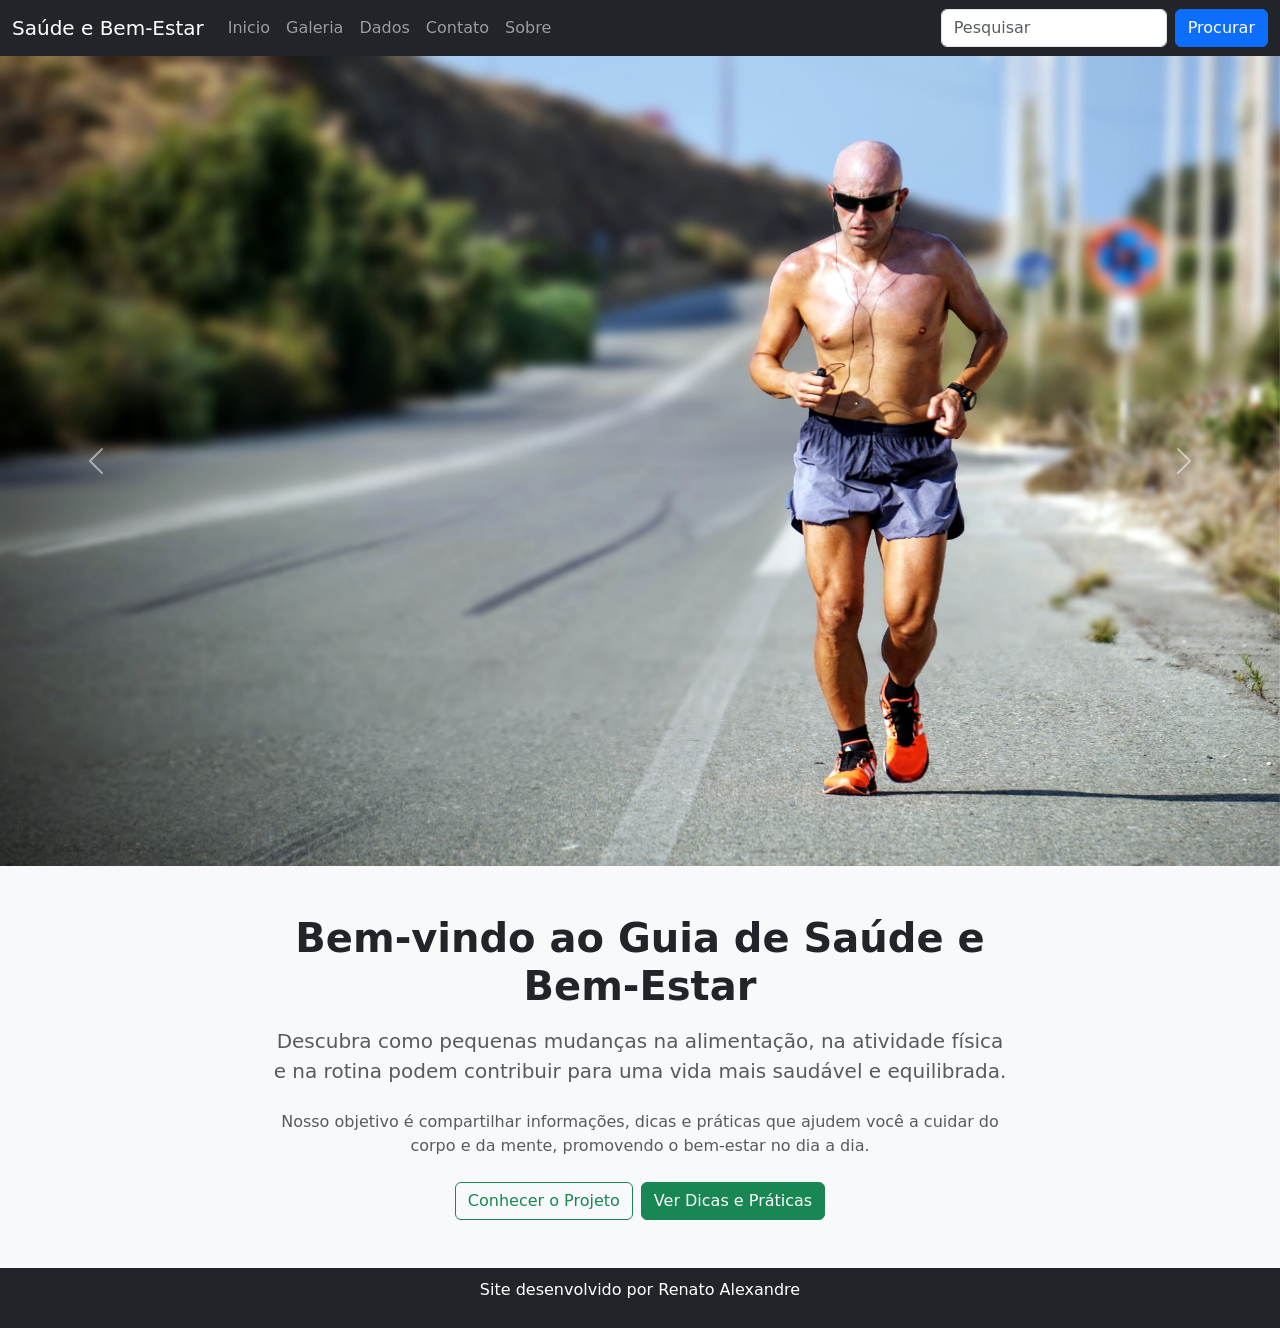
<file: index.html>
<!DOCTYPE html>
<html lang="pt-br">
<head>
    <meta charset="UTF-8">
    <meta name="viewport" content="width=device-width, initial-scale=1.0">
    <title>Página Principal</title>
    <link href="https://cdn.jsdelivr.net/npm/bootstrap@5.0.2/dist/css/bootstrap.min.css" rel="stylesheet" integrity="sha384-EVSTQN3/azprG1Anm3QDgpJLIm9Nao0Yz1ztcQTwFspd3yD65VohhpuuCOmLASjC" crossorigin="anonymous">
    <link rel="stylesheet" href="css/style.css">
</head>
<body>
<header>
    <nav class="navbar navbar-expand-lg navbar-dark bg-dark">
      <div class="container-fluid">
        <a class="navbar-brand" href="index.html">Saúde e Bem-Estar</a>
        <button class="navbar-toggler" type="button" data-bs-toggle="collapse" data-bs-target="#navbarSupportedContent" aria-controls="navbarSupportedContent" aria-expanded="false" aria-label="Toggle navigation">
          <span class="navbar-toggler-icon"></span>
        </button>
        <div class="collapse navbar-collapse" id="navbarSupportedContent">
          <ul class="navbar-nav me-auto mb-2 mb-lg-0">
            <li class="nav-item">
              <a class="nav-link" aria-current="page" href="index.html">Inicio</a>
            </li>
            <li class="nav-item">
              <a class="nav-link" href="galeria.html">Galeria</a>
            </li>
            <li class="nav-item">
              <a class="nav-link" href="dados.html">Dados</a>
            </li>
            <li class="nav-item">
              <a class="nav-link" href="contato.html">Contato</a>
            </li>
            <li class="nav-item">
              <a class="nav-link" href="sobre.html">Sobre</a>
            </li>
          </ul>
          <form class="d-flex ms-auto">
            <input class="form-control me-2" type="Search" placeholder="Pesquisar" aria-label="Search">
            <button class="btn btn-primary" type="submit">Procurar</button>
          </form>
        </div>
      </div>
    </nav>
</header>  

<main>
    <div id="carouselExampleInterval" class="carousel slide" data-bs-ride="carousel">
      <div class="carousel-inner">
        <div class="carousel-item active" data-bs-interval="3500">
          <img src="img/academia-1.jpg" class="d-block w-100" alt="...">
        </div>
        <div class="carousel-item" data-bs-interval="3500">
          <img src="img/academia-2.jpg" class="d-block w-100" alt="...">
        </div>
        <div class="carousel-item">
          <img src="img/academia-3.jpg" class="d-block w-100" alt="...">
        </div>
      </div>
      <button class="carousel-control-prev" type="button" data-bs-target="#carouselExampleInterval" data-bs-slide="prev">
        <span class="carousel-control-prev-icon" aria-hidden="true"></span>
        <span class="visually-hidden">Previous</span>
      </button>
      <button class="carousel-control-next" type="button" data-bs-target="#carouselExampleInterval" data-bs-slide="next">
        <span class="carousel-control-next-icon" aria-hidden="true"></span>
        <span class="visually-hidden">Next</span>
      </button>
    </div>

    <section class="py-5 bg-light">
        <div class="container">
            <div class="row justify-content-center">
                <div class="col-lg-8 text-center">
                    <h1 class="fw-bold mb-3">Bem-vindo ao Guia de Saúde e Bem-Estar</h1>
                    <p class="lead text-muted mb-4">
                    Descubra como pequenas mudanças na alimentação, na atividade física e na rotina podem contribuir para uma vida mais saudável e equilibrada.
                    </p>
                    <p class="text-muted mb-4">
                    Nosso objetivo é compartilhar informações, dicas e práticas que ajudem você a cuidar do corpo e da mente, promovendo o bem-estar no dia a dia.
                    </p>
                    <div class="d-flex justify-content-center gap-2">
                        <a href="sobre.html" class="btn btn-outline-success">Conhecer o Projeto</a>
                        <a href="galeria.html" class="btn btn-success">Ver Dicas e Práticas</a>
                    </div>
                </div>
            </div>
        </div>
    </section>
</main>

<footer>
    <p>Site desenvolvido por Renato Alexandre</p>
</footer>
    
    <script src="https://cdn.jsdelivr.net/npm/bootstrap@5.0.2/dist/js/bootstrap.bundle.min.js" integrity="sha384-MrcW6ZMFYlzcLA8Nl+NtUVF0sA7MsXsP1UyJoMp4YLEuNSfAP+JcXn/tWtIaxVXM" crossorigin="anonymous"></script>
</body>
</html>
</file>
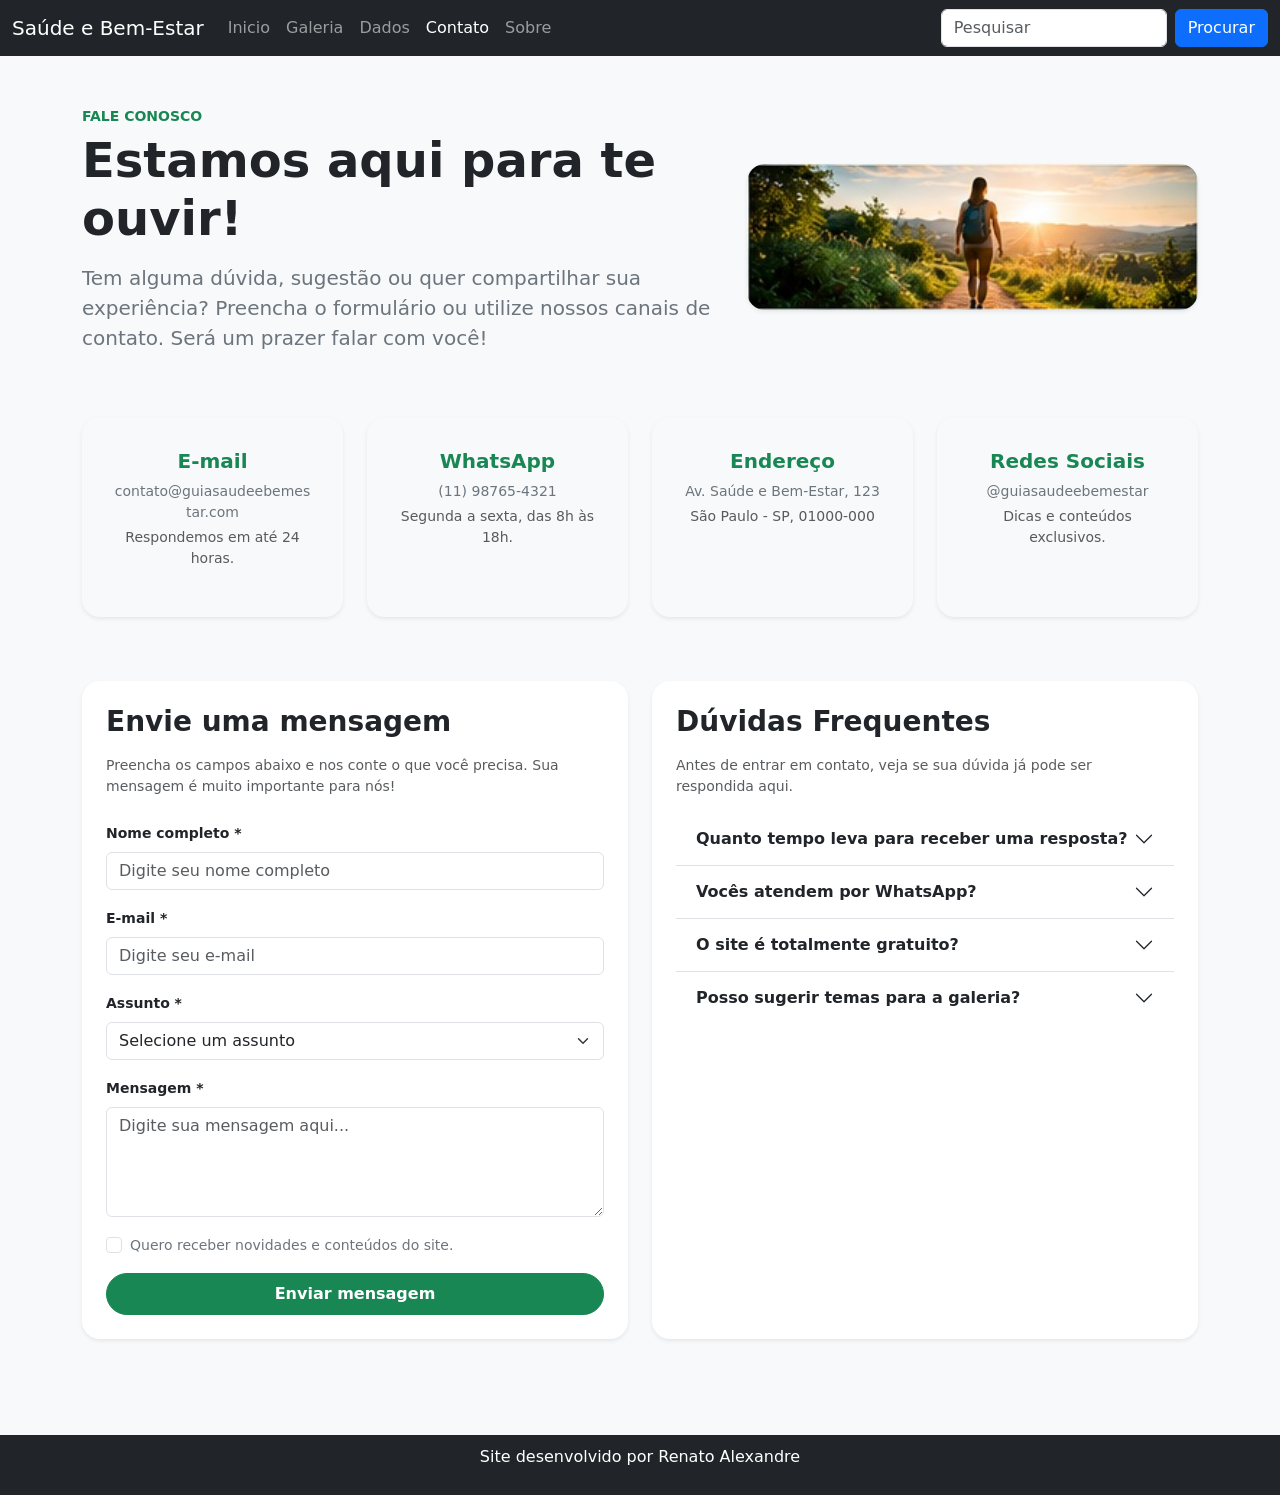
<file: contato.html>
<!DOCTYPE html>
<html lang="pt-br">
<head>
    <meta charset="UTF-8">
    <meta name="viewport" content="width=device-width, initial-scale=1.0">
    <title>Contato - Saúde e Bem-Estar</title>
    <link href="https://cdn.jsdelivr.net/npm/bootstrap@5.0.2/dist/css/bootstrap.min.css" rel="stylesheet" integrity="sha384-EVSTQN3/azprG1Anm3QDgpJLIm9Nao0Yz1ztcQTwFspd3yD65VohhpuuCOmLASjC" crossorigin="anonymous">
    <link rel="stylesheet" href="css/style.css">
</head>
<body>

<header>
    <nav class="navbar navbar-expand-lg navbar-dark bg-dark">
      <div class="container-fluid">
        <a class="navbar-brand" href="index.html">Saúde e Bem-Estar</a>
        <button class="navbar-toggler" type="button" data-bs-toggle="collapse" data-bs-target="#navbarSupportedContent" aria-controls="navbarSupportedContent" aria-expanded="false" aria-label="Toggle navigation">
          <span class="navbar-toggler-icon"></span>
        </button>
        <div class="collapse navbar-collapse" id="navbarSupportedContent">
          <ul class="navbar-nav me-auto mb-2 mb-lg-0">
            <li class="nav-item">
              <a class="nav-link" href="index.html">Inicio</a>
            </li>
            <li class="nav-item">
              <a class="nav-link" href="galeria.html">Galeria</a>
            </li>
            <li class="nav-item">
              <a class="nav-link" href="dados.html">Dados</a>
            </li>
            <li class="nav-item">
              <a class="nav-link active" aria-current="page" href="contato.html">Contato</a>
            </li>
            <li class="nav-item">
              <a class="nav-link" href="sobre.html">Sobre</a>
            </li>
          </ul>
          <form class="d-flex ms-auto">
            <input class="form-control me-2" type="Search" placeholder="Pesquisar" aria-label="Search">
            <button class="btn btn-primary" type="submit">Procurar</button>
          </form>
        </div>
      </div>
    </nav>
</header>

<div class="container py-5">
  <div class="row align-items-center mb-5">
    <div class="col-md-7">
      <span class="text-success fw-bold text-uppercase small">Fale Conosco</span>
      <h1 class="fw-bold display-5 mt-1 mb-3">Estamos aqui para te ouvir!</h1>
      <p class="text-secondary lead">Tem alguma dúvida, sugestão ou quer compartilhar sua experiência? Preencha o formulário ou utilize nossos canais de contato. Será um prazer falar com você!</p>
    </div>
    <div class="col-md-5">
      <div class="card card-arredondado shadow-sm border-0 overflow-hidden">
        <img src="img/habitos-saudaveis.jpg" alt="Contato" class="card-img-top" style="max-height: 250px; object-fit: cover;">
      </div>
    </div>
  </div>

  <div class="row text-center mb-5">
    <div class="col-md-3 mb-3">
      <div class="card h-100 shadow-sm border-0 bg-light card-arredondado p-3">
        <div class="card-body">
          <h5 class="fw-bold text-success mb-2">E-mail</h5>
          <p class="text-secondary small mb-1">contato@guiasaudeebemestar.com</p>
          <p class="text-muted small">Respondemos em até 24 horas.</p>
        </div>
      </div>
    </div>
    <div class="col-md-3 mb-3">
      <div class="card h-100 shadow-sm border-0 bg-light card-arredondado p-3">
        <div class="card-body">
          <h5 class="fw-bold text-success mb-2">WhatsApp</h5>
          <p class="text-secondary small mb-1">(11) 98765-4321</p>
          <p class="text-muted small">Segunda a sexta, das 8h às 18h.</p>
        </div>
      </div>
    </div>
    <div class="col-md-3 mb-3">
      <div class="card h-100 shadow-sm border-0 bg-light card-arredondado p-3">
        <div class="card-body">
          <h5 class="fw-bold text-success mb-2">Endereço</h5>
          <p class="text-secondary small mb-1">Av. Saúde e Bem-Estar, 123</p>
          <p class="text-muted small">São Paulo - SP, 01000-000</p>
        </div>
      </div>
    </div>
    <div class="col-md-3 mb-3">
      <div class="card h-100 shadow-sm border-0 bg-light card-arredondado p-3">
        <div class="card-body">
          <h5 class="fw-bold text-success mb-2">Redes Sociais</h5>
          <p class="text-secondary small mb-1">@guiasaudeebemestar</p>
          <p class="text-muted small">Dicas e conteúdos exclusivos.</p>
        </div>
      </div>
    </div>
  </div>

  <div class="row mb-5">
    <div class="col-md-6 mb-4 mb-md-0">
      <div class="card shadow-sm border-0 card-arredondado p-4 h-100 bg-white">
        <h3 class="fw-bold mb-3">Envie uma mensagem</h3>
        <p class="text-muted small mb-4">Preencha os campos abaixo e nos conte o que você precisa. Sua mensagem é muito importante para nós!</p>

        <form>
          <div class="mb-3">
            <label for="nome" class="form-label fw-bold small">Nome completo *</label>
            <input type="text" class="form-control" id="nome" placeholder="Digite seu nome completo" required>
          </div>

          <div class="mb-3">
            <label for="email" class="form-label fw-bold small">E-mail *</label>
            <input type="email" class="form-control" id="email" placeholder="Digite seu e-mail" required>
          </div>

          <div class="mb-3">
            <label for="assunto" class="form-label fw-bold small">Assunto *</label>
            <select class="form-select" id="assunto" required>
              <option selected disabled value="">Selecione um assunto</option>
              <option value="duvida">Dúvida sobre conteúdos</option>
              <option value="sugestao">Sugestão de melhoria</option>
              <option value="parceria">Parcerias</option>
              <option value="outro">Outro assunto</option>
            </select>
          </div>

          <div class="mb-3">
            <label for="mensagem" class="form-label fw-bold small">Mensagem *</label>
            <textarea class="form-control" id="mensagem" rows="4" placeholder="Digite sua mensagem aqui..." required></textarea>
          </div>

          <div class="mb-3 form-check">
            <input type="checkbox" class="form-check-input" id="novidades">
            <label class="form-check-label small text-secondary" for="novidades">Quero receber novidades e conteúdos do site.</label>
          </div>

          <button type="submit" class="btn btn-success w-100 rounded-pill py-2 fw-bold">Enviar mensagem</button>
        </form>
      </div>
    </div>

    <div class="col-md-6">
      <div class="card shadow-sm border-0 card-arredondado p-4 h-100 bg-white">
        <h3 class="fw-bold mb-3">Dúvidas Frequentes</h3>
        <p class="text-muted small mb-3">Antes de entrar em contato, veja se sua dúvida já pode ser respondida aqui.</p>

        <div class="accordion accordion-flush" id="accordionContato">
          <div class="accordion-item">
            <h2 class="accordion-header" id="headingOne">
              <button class="accordion-button collapsed fw-bold small" type="button" data-bs-toggle="collapse" data-bs-target="#collapseOne" aria-expanded="false" aria-controls="collapseOne">
                Quanto tempo leva para receber uma resposta?
              </button>
            </h2>
            <div id="collapseOne" class="accordion-collapse collapse" aria-labelledby="headingOne" data-bs-parent="#accordionContato">
              <div class="accordion-body text-secondary small">
                Respondemos a todas as mensagens enviadas através do formulário ou e-mail em até 24 horas úteis.
              </div>
            </div>
          </div>

          <div class="accordion-item">
            <h2 class="accordion-header" id="headingTwo">
              <button class="accordion-button collapsed fw-bold small" type="button" data-bs-toggle="collapse" data-bs-target="#collapseTwo" aria-expanded="false" aria-controls="collapseTwo">
                Vocês atendem por WhatsApp?
              </button>
            </h2>
            <div id="collapseTwo" class="accordion-collapse collapse" aria-labelledby="headingTwo" data-bs-parent="#accordionContato">
              <div class="accordion-body text-secondary small">
                Sim! Nosso atendimento via WhatsApp funciona de segunda a sexta-feira, das 8h às 18h.
              </div>
            </div>
          </div>

          <div class="accordion-item">
            <h2 class="accordion-header" id="headingThree">
              <button class="accordion-button collapsed fw-bold small" type="button" data-bs-toggle="collapse" data-bs-target="#collapseThree" aria-expanded="false" aria-controls="collapseThree">
                O site é totalmente gratuito?
              </button>
            </h2>
            <div id="collapseThree" class="accordion-collapse collapse" aria-labelledby="headingThree" data-bs-parent="#accordionContato">
              <div class="accordion-body text-secondary small">
                Sim, todo o conteúdo informativo, galeria de hábitos e artigos do Guia de Saúde e Bem-Estar são abertos e gratuitos.
              </div>
            </div>
          </div>

          <div class="accordion-item">
            <h2 class="accordion-header" id="headingFour">
              <button class="accordion-button collapsed fw-bold small" type="button" data-bs-toggle="collapse" data-bs-target="#collapseFour" aria-expanded="false" aria-controls="collapseFour">
                Posso sugerir temas para a galeria?
              </button>
            </h2>
            <div id="collapseFour" class="accordion-collapse collapse" aria-labelledby="headingFour" data-bs-parent="#accordionContato">
              <div class="accordion-body text-secondary small">
                Com certeza! Adoramos receber sugestões de novos temas e dicas para expandir nossos conteúdos acadêmicos.
              </div>
            </div>
          </div>
        </div>
      </div>
    </div>
  </div>
</div>

<footer>
    <p>Site desenvolvido por Renato Alexandre</p>
</footer>

<script src="https://cdn.jsdelivr.net/npm/bootstrap@5.0.2/dist/js/bootstrap.bundle.min.js" integrity="sha384-MrcW6ZMFYlzcLA8Nl+NtUVF0sA7MsXsP1UyJoMp4YLEuNSfAP+JcXn/tWtIaxVXM" crossorigin="anonymous"></script>
</body>
</html>
</file>
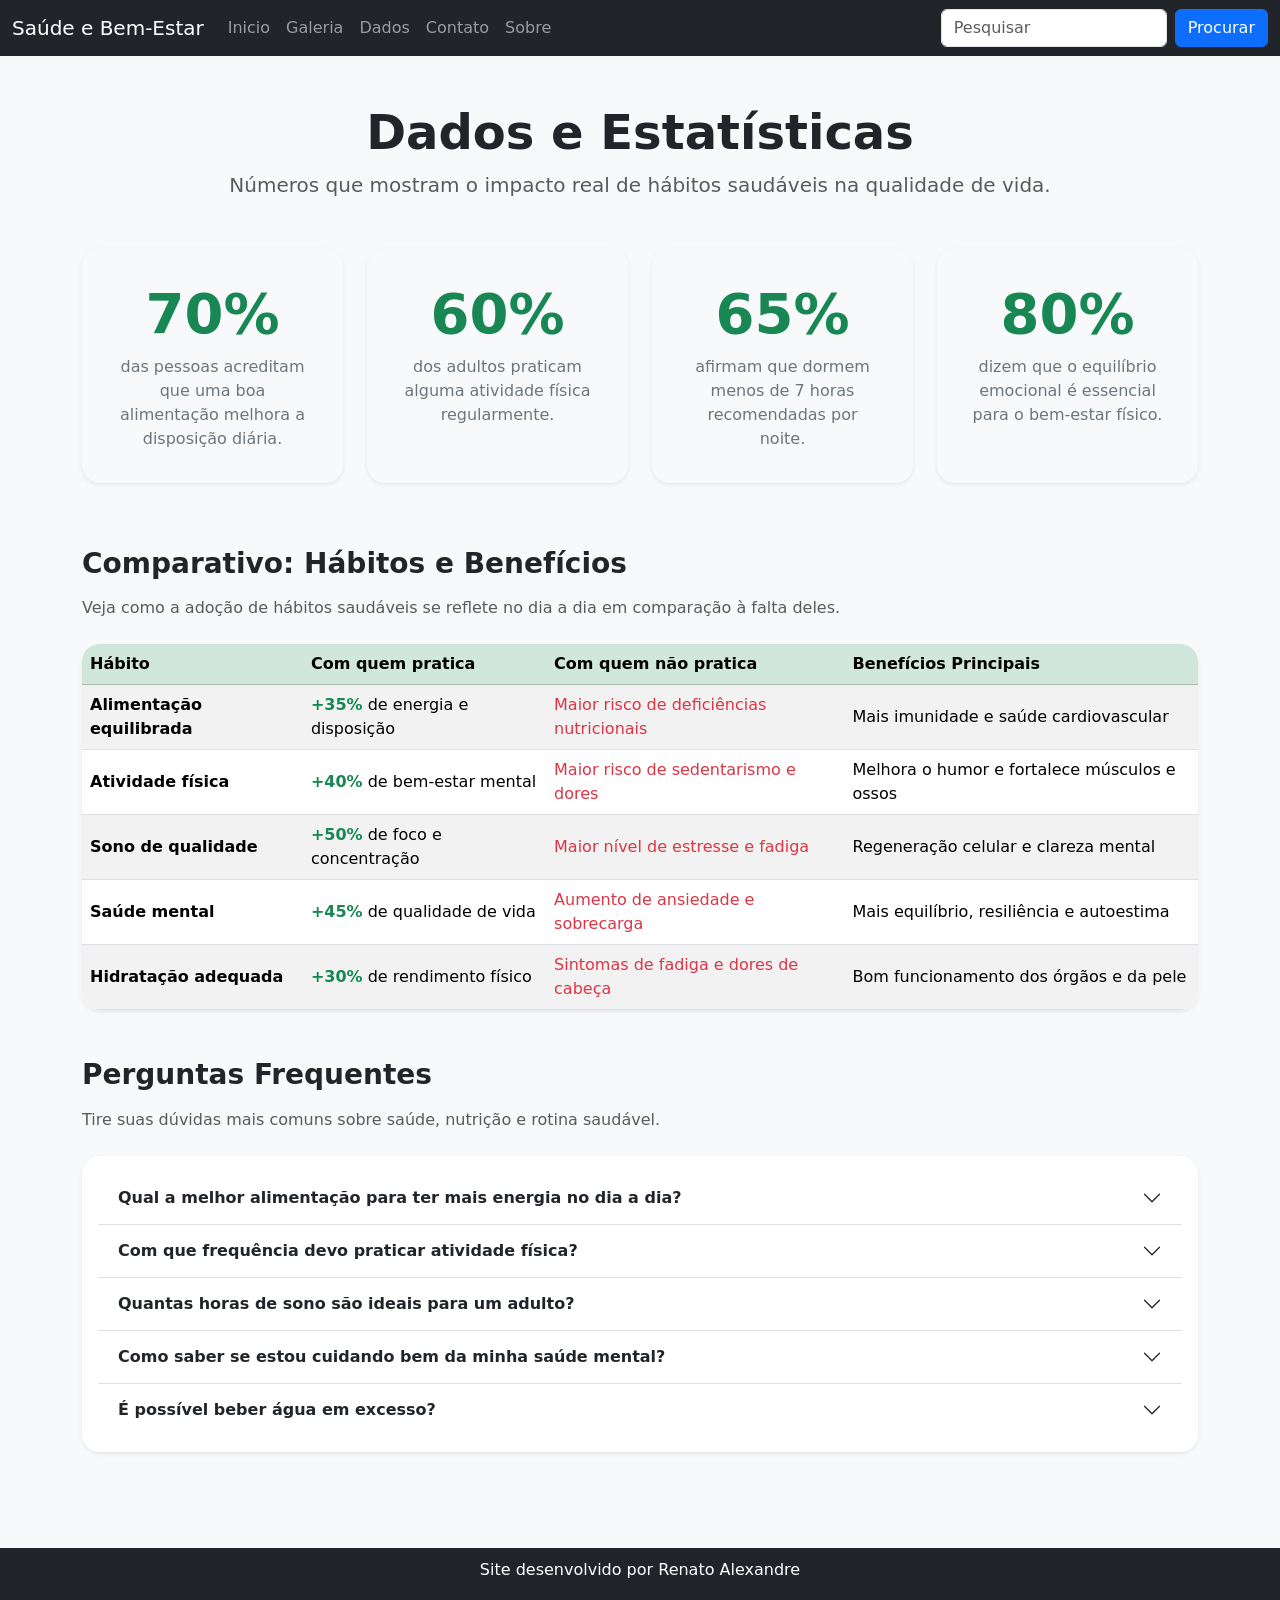
<file: dados.html>
<!DOCTYPE html>
<html lang="pt-br">
<head>
    <meta charset="UTF-8">
    <meta name="viewport" content="width=device-width, initial-scale=1.0">
    <title>Dados</title>
    <link href="https://cdn.jsdelivr.net/npm/bootstrap@5.0.2/dist/css/bootstrap.min.css" rel="stylesheet" integrity="sha384-EVSTQN3/azprG1Anm3QDgpJLIm9Nao0Yz1ztcQTwFspd3yD65VohhpuuCOmLASjC" crossorigin="anonymous">
    <link rel="stylesheet" href="css/style.css">
</head>
<body>
<header>
    <nav class="navbar navbar-expand-lg navbar-dark bg-dark">
      <div class="container-fluid">
        <a class="navbar-brand" href="index.html">Saúde e Bem-Estar</a>
        <button class="navbar-toggler" type="button" data-bs-toggle="collapse" data-bs-target="#navbarSupportedContent" aria-controls="navbarSupportedContent" aria-expanded="false" aria-label="Toggle navigation">
          <span class="navbar-toggler-icon"></span>
        </button>
        <div class="collapse navbar-collapse" id="navbarSupportedContent">
          <ul class="navbar-nav me-auto mb-2 mb-lg-0">
            <li class="nav-item">
              <a class="nav-link" aria-current="page" href="index.html">Inicio</a>
            </li>
            <li class="nav-item">
              <a class="nav-link" href="galeria.html">Galeria</a>
            </li>
            <li class="nav-item">
              <a class="nav-link" href="dados.html">Dados</a>
            </li>
            <li class="nav-item">
              <a class="nav-link" href="contato.html">Contato</a>
            </li>
            <li class="nav-item">
              <a class="nav-link" href="sobre.html">Sobre</a>
            </li>
          </ul>
          <form class="d-flex ms-auto">
            <input class="form-control me-2" type="Search" placeholder="Pesquisar" aria-label="Search">
            <button class="btn btn-primary" type="submit">Procurar</button>
          </form>
        </div>
      </div>
    </nav>
</header>  

<div class="container py-5">
  <div class="text-center mb-5">
    <h1 class="fw-bold display-5">Dados e Estatísticas</h1>
    <p class="lead text-muted">Números que mostram o impacto real de hábitos saudáveis na qualidade de vida.</p>
  </div>

  <div class="row text-center mb-5">
    <div class="col-md-3 mb-3">
      <div class="card h-100 shadow-sm border-0 bg-light card-arredondado p-3">
        <div class="card-body">
          <h2 class="display-4 fw-bold text-success">70%</h2>
          <p class="card-text text-secondary">das pessoas acreditam que uma boa alimentação melhora a disposição diária.</p>
        </div>
      </div>
    </div>
    <div class="col-md-3 mb-3">
      <div class="card h-100 shadow-sm border-0 bg-light card-arredondado p-3">
        <div class="card-body">
          <h2 class="display-4 fw-bold text-success">60%</h2>
          <p class="card-text text-secondary">dos adultos praticam alguma atividade física regularmente.</p>
        </div>
      </div>
    </div>
    <div class="col-md-3 mb-3">
      <div class="card h-100 shadow-sm border-0 bg-light card-arredondado p-3">
        <div class="card-body">
          <h2 class="display-4 fw-bold text-success">65%</h2>
          <p class="card-text text-secondary">afirmam que dormem menos de 7 horas recomendadas por noite.</p>
        </div>
      </div>
    </div>
    <div class="col-md-3 mb-3">
      <div class="card h-100 shadow-sm border-0 bg-light card-arredondado p-3">
        <div class="card-body">
          <h2 class="display-4 fw-bold text-success">80%</h2>
          <p class="card-text text-secondary">dizem que o equilíbrio emocional é essencial para o bem-estar físico.</p>
        </div>
      </div>
    </div>
  </div>

  <div class="mb-5">
    <h3 class="fw-bold mb-3">Comparativo: Hábitos e Benefícios</h3>
    <p class="text-muted mb-4">Veja como a adoção de hábitos saudáveis se reflete no dia a dia em comparação à falta deles.</p>
    
    <div class="table-responsive shadow-sm card-arredondado">
      <table class="table table-striped table-hover align-middle mb-0">
        <thead class="table-success">
          <tr>
            <th scope="col">Hábito</th>
            <th scope="col">Com quem pratica</th>
            <th scope="col">Com quem não pratica</th>
            <th scope="col">Benefícios Principais</th>
          </tr>
        </thead>
        <tbody>
          <tr>
            <th scope="row" class="fw-bold">Alimentação equilibrada</th>
            <td><span class="text-success fw-bold">+35%</span> de energia e disposição</td>
            <td class="text-danger">Maior risco de deficiências nutricionais</td>
            <td>Mais imunidade e saúde cardiovascular</td>
          </tr>
          <tr>
            <th scope="row" class="fw-bold">Atividade física</th>
            <td><span class="text-success fw-bold">+40%</span> de bem-estar mental</td>
            <td class="text-danger">Maior risco de sedentarismo e dores</td>
            <td>Melhora o humor e fortalece músculos e ossos</td>
          </tr>
          <tr>
            <th scope="row" class="fw-bold">Sono de qualidade</th>
            <td><span class="text-success fw-bold">+50%</span> de foco e concentração</td>
            <td class="text-danger">Maior nível de estresse e fadiga</td>
            <td>Regeneração celular e clareza mental</td>
          </tr>
          <tr>
            <th scope="row" class="fw-bold">Saúde mental</th>
            <td><span class="text-success fw-bold">+45%</span> de qualidade de vida</td>
            <td class="text-danger">Aumento de ansiedade e sobrecarga</td>
            <td>Mais equilíbrio, resiliência e autoestima</td>
          </tr>
          <tr>
            <th scope="row" class="fw-bold">Hidratação adequada</th>
            <td><span class="text-success fw-bold">+30%</span> de rendimento físico</td>
            <td class="text-danger">Sintomas de fadiga e dores de cabeça</td>
            <td>Bom funcionamento dos órgãos e da pele</td>
          </tr>
        </tbody>
      </table>
    </div>
  </div>

  <div class="mb-5">
    <h3 class="fw-bold mb-3">Perguntas Frequentes</h3>
    <p class="text-muted mb-4">Tire suas dúvidas mais comuns sobre saúde, nutrição e rotina saudável.</p>

    <div class="accordion accordion-flush shadow-sm card-arredondado p-3 bg-white" id="accordionFAQ">
      <div class="accordion-item">
        <h2 class="accordion-header" id="faqHeadingOne">
          <button class="accordion-button collapsed fw-bold" type="button" data-bs-toggle="collapse" data-bs-target="#faqCollapseOne" aria-expanded="false" aria-controls="faqCollapseOne">
            Qual a melhor alimentação para ter mais energia no dia a dia?
          </button>
        </h2>
        <div id="faqCollapseOne" class="accordion-collapse collapse" aria-labelledby="faqHeadingOne" data-bs-parent="#accordionFAQ">
          <div class="accordion-body text-secondary">
            Priorize alimentos in natura ou minimamente processados, como frutas, vegetais, grãos integrais e proteínas magras. Evite o excesso de açúcares refinados e alimentos ultraprocessados, que causam picos e quedas rápidas de energia.
          </div>
        </div>
      </div>

      <div class="accordion-item">
        <h2 class="accordion-header" id="faqHeadingTwo">
          <button class="accordion-button collapsed fw-bold" type="button" data-bs-toggle="collapse" data-bs-target="#faqCollapseTwo" aria-expanded="false" aria-controls="faqCollapseTwo">
            Com que frequência devo praticar atividade física?
          </button>
        </h2>
        <div id="faqCollapseTwo" class="accordion-collapse collapse" aria-labelledby="faqHeadingTwo" data-bs-parent="#accordionFAQ">
          <div class="accordion-body text-secondary">
            A Organização Mundial da Saúde (OMS) recomenda pelo menos 150 a 300 minutos de atividade aeróbica de intensidade moderada por semana (cerca de 30 minutos por dia, 5 vezes por semana).
          </div>
        </div>
      </div>

      <div class="accordion-item">
        <h2 class="accordion-header" id="faqHeadingThree">
          <button class="accordion-button collapsed fw-bold" type="button" data-bs-toggle="collapse" data-bs-target="#faqCollapseThree" aria-expanded="false" aria-controls="faqCollapseThree">
            Quantas horas de sono são ideais para um adulto?
          </button>
        </h2>
        <div id="faqCollapseThree" class="accordion-collapse collapse" aria-labelledby="faqHeadingThree" data-bs-parent="#accordionFAQ">
          <div class="accordion-body text-secondary">
            A maioria dos adultos necessita entre 7 e 9 horas de sono de qualidade por noite para restabelecer as funções físicas e cognitivas do organismo.
          </div>
        </div>
      </div>

      <div class="accordion-item">
        <h2 class="accordion-header" id="faqHeadingFour">
          <button class="accordion-button collapsed fw-bold" type="button" data-bs-toggle="collapse" data-bs-target="#faqCollapseFour" aria-expanded="false" aria-controls="faqCollapseFour">
            Como saber se estou cuidando bem da minha saúde mental?
          </button>
        </h2>
        <div id="faqCollapseFour" class="accordion-collapse collapse" aria-labelledby="faqHeadingFour" data-bs-parent="#accordionFAQ">
          <div class="accordion-body text-secondary">
            Observe se você consegue reservar tempo para descanso, lazer e convivência com quem gosta, além de conseguir gerenciar o estresse diário. Se sentir sobrecarga persistente, não hesite em procurar ajuda profissional.
          </div>
        </div>
      </div>

      <div class="accordion-item">
        <h2 class="accordion-header" id="faqHeadingFive">
          <button class="accordion-button collapsed fw-bold" type="button" data-bs-toggle="collapse" data-bs-target="#faqCollapseFive" aria-expanded="false" aria-controls="faqCollapseFive">
            É possível beber água em excesso?
          </button>
        </h2>
        <div id="faqCollapseFive" class="accordion-collapse collapse" aria-labelledby="faqHeadingFive" data-bs-parent="#accordionFAQ">
          <div class="accordion-body text-secondary">
            Sim, embora seja raro. O consumo excessivo e repentino de água em prazos muito curtos pode levar à hiponatremia (baixa concentração de sódio no sangue). Para a maioria das pessoas, beber cerca de 2 a 3 litros ao longo do dia é seguro e ideal.
          </div>
        </div>
      </div>
    </div>
  </div>
</div>

<footer>
    <p>Site desenvolvido por Renato Alexandre</p>
</footer>

    <script src="https://cdn.jsdelivr.net/npm/bootstrap@5.0.2/dist/js/bootstrap.bundle.min.js" integrity="sha384-MrcW6ZMFYlzcLA8Nl+NtUVF0sA7MsXsP1UyJoMp4YLEuNSfAP+JcXn/tWtIaxVXM" crossorigin="anonymous"></script>
</body>
</html>
</file>
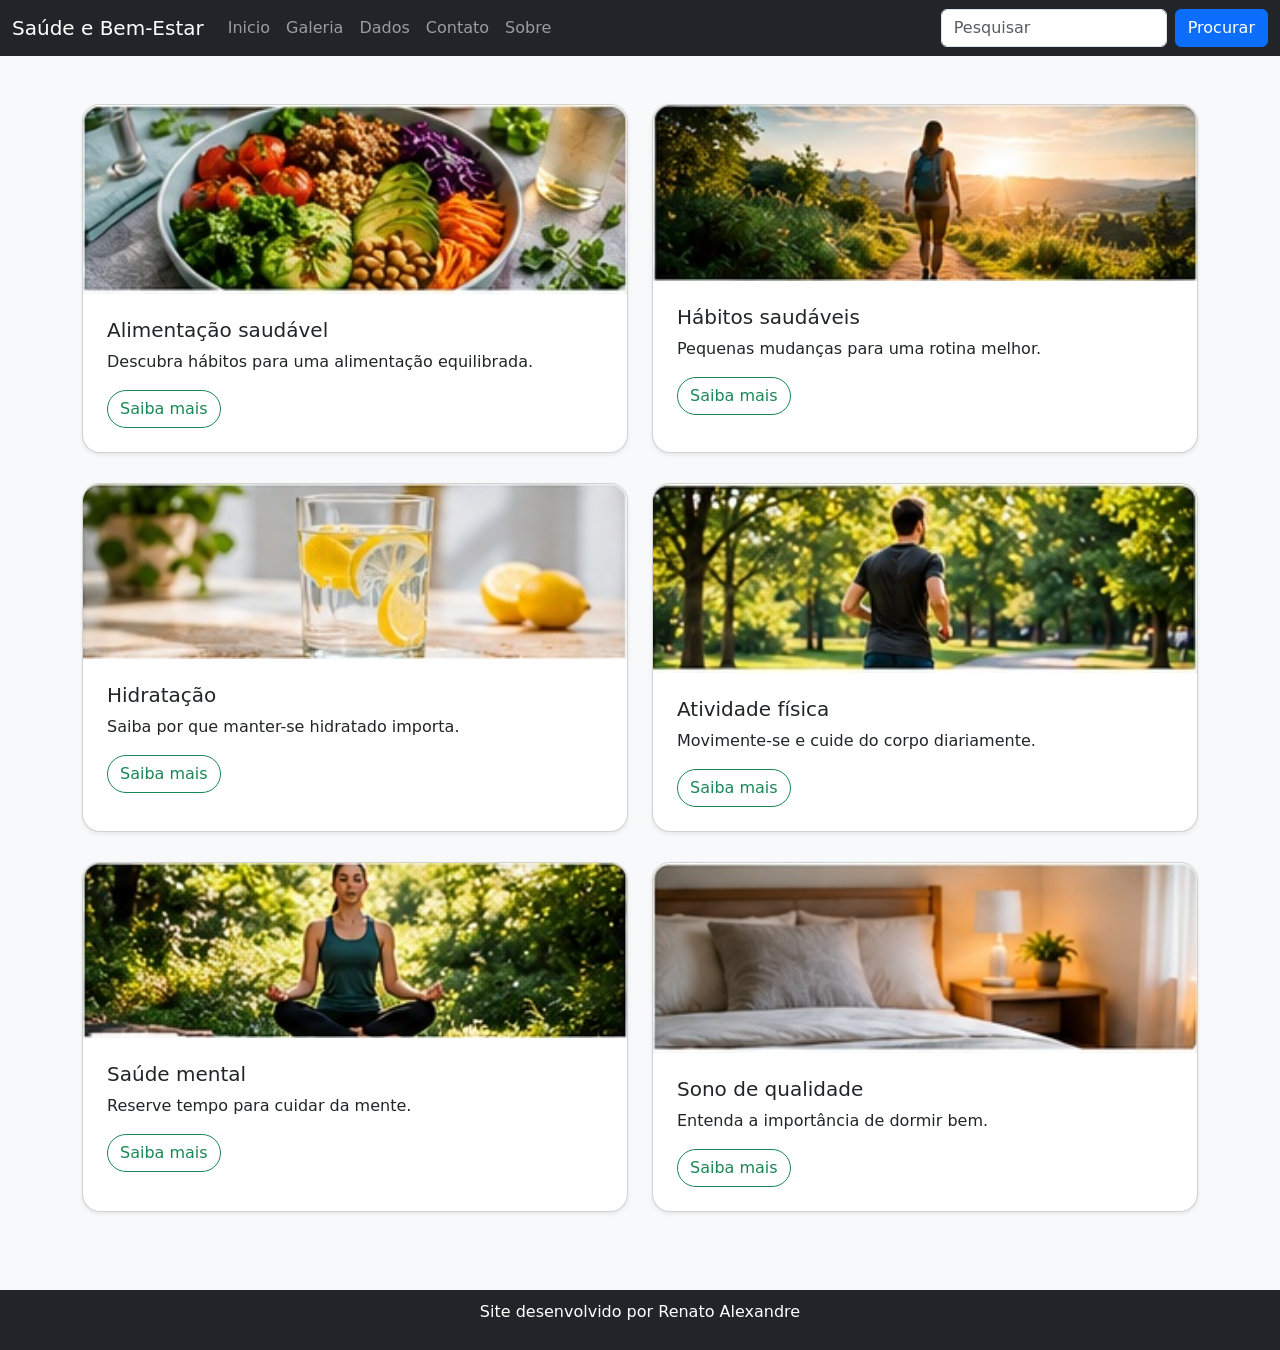
<file: galeria.html>
<!DOCTYPE html>
<html lang="pt-br">
<head>
    <meta charset="UTF-8">
    <meta name="viewport" content="width=device-width, initial-scale=1.0">
    <title>Galeria</title>
    <link href="https://cdn.jsdelivr.net/npm/bootstrap@5.0.2/dist/css/bootstrap.min.css" rel="stylesheet" integrity="sha384-EVSTQN3/azprG1Anm3QDgpJLIm9Nao0Yz1ztcQTwFspd3yD65VohhpuuCOmLASjC" crossorigin="anonymous">
    <link rel="stylesheet" href="css/style.css">
</head>
<body>
<header>
    <nav class="navbar navbar-expand-lg navbar-dark bg-dark">
      <div class="container-fluid">
        <a class="navbar-brand" href="index.html">Saúde e Bem-Estar</a>
        <button class="navbar-toggler" type="button" data-bs-toggle="collapse" data-bs-target="#navbarSupportedContent" aria-controls="navbarSupportedContent" aria-expanded="false" aria-label="Toggle navigation">
          <span class="navbar-toggler-icon"></span>
        </button>
        <div class="collapse navbar-collapse" id="navbarSupportedContent">
          <ul class="navbar-nav me-auto mb-2 mb-lg-0">
            <li class="nav-item">
              <a class="nav-link" aria-current="page" href="index.html">Inicio</a>
            </li>
            <li class="nav-item">
              <a class="nav-link" href="galeria.html">Galeria</a>
            </li>
            <li class="nav-item">
              <a class="nav-link" href="dados.html">Dados</a>
            </li>
            <li class="nav-item">
              <a class="nav-link" href="contato.html">Contato</a>
            </li>
            <li class="nav-item">
              <a class="nav-link" href="sobre.html">Sobre</a>
            </li>
          </ul>
          <form class="d-flex ms-auto">
            <input class="form-control me-2" type="Search" placeholder="Pesquisar" aria-label="Search">
            <button class="btn btn-primary" type="submit">Procurar</button>
          </form>
        </div>
      </div>
    </nav>
</header>  

<div class="container py-5">
  <div class="row mb-4">
    <div class="col-md-6">
      <div class="card shadow-sm h-100 card-arredondado">
        <img src="img/alimentacao-saudavel.jpg" alt="Prato de refeição saudável" class="card-img-top">
        <div class="card-body p-4">
          <h5 class="card-title">Alimentação saudável</h5>
            <p class="card-text">Descubra hábitos para uma alimentação equilibrada.</p>
              <button type="button" class="btn btn-outline-success rounded-pill" data-bs-toggle="modal" data-bs-target="#exampleAlimentos">
                Saiba mais
              </button>
              <div class="modal fade" id="exampleAlimentos" tabindex="-1" aria-labelledby="exampleAlimentosLabel" aria-hidden="true">
                <div class="modal-dialog modal-dialog-scrollable">
                  <div class="modal-content">
                    <div class="modal-header">
                      <h5 class="modal-title" id="exampleAlimentosLabel">Alimentação saudável</h5>
                      <button type="button" class="btn-close" data-bs-dismiss="modal" aria-label="Close"></button>
                    </div>
                    <div class="modal-body">
                      <p>Uma alimentação equilibrada é essencial para o funcionamento do organismo e contribui para a manutenção da saúde e da disposição no dia a dia.</p>
 
                      <p class="fw-bold">Por que é importante?</p>
 
                      <p>Os alimentos fornecem energia e nutrientes necessários para diversas funções do corpo. Variar os alimentos e priorizar opções in natura ou minimamente processadas ajuda a compor uma alimentação mais equilibrada.</p>
 
                      <p class="fw-bold">Dicas para colocar em prática:</p>
                        <ul>
                          <li>Inclua frutas, verduras e legumes na rotina.</li>
                          <li>Varie as fontes de proteínas, fibras e outros nutrientes.</li>
                          <li>Prefira água como bebida principal.</li>
                          <li>Planeje as refeições sempre que possível, respeitando suas necessidades e sua realidade.</li>
                        </ul>
                      <p class="fw-bold">Comece aos poucos!</p>
                      
                      <p>Não é necessário mudar toda a alimentação de uma vez. Pequenas mudanças consistentes podem ajudar a construir hábitos mais saudáveis ao longo do tempo.</p>
                    </div>
                    <div class="modal-footer">
                      <button type="button" class="btn btn-outline-danger" data-bs-dismiss="modal">Fechar</button>
                    </div>
                  </div>
                </div>
              </div>
        </div>
      </div>
   </div>
 
    <div class="col-md-6">
      <div class="card shadow-sm h-100 card-arredondado">
        <img src="img/habitos-saudaveis.jpg" alt="Pessoa fazendo exercícios" class="card-img-top">
        <div class="card-body p-4">
          <h5 class="card-title">Hábitos saudáveis</h5>
            <p class="card-text">Pequenas mudanças para uma rotina melhor.</p>
              <button type="button" class="btn btn-outline-success rounded-pill" data-bs-toggle="modal" data-bs-target="#exampleHabitosSaudaveis">
                Saiba mais
              </button>
              <div class="modal fade" id="exampleHabitosSaudaveis" tabindex="-1" aria-labelledby="exampleHabitosSaudaveisLabel" aria-hidden="true">
                <div class="modal-dialog modal-dialog-scrollable">
                  <div class="modal-content">
                    <div class="modal-header">
                      <h5 class="modal-title" id="exampleHabitosSaudaveisLabel">Hábitos saudáveis</h5>
                      <button type="button" class="btn-close" data-bs-dismiss="modal" aria-label="Close"></button>
                    </div>
                    <div class="modal-body">
                      <p>Uma rotina saudável é construída por meio de pequenas atitudes repetidas ao longo do tempo. Não é necessário transformar toda a sua vida de uma vez: mudanças realistas e consistentes podem ajudar a melhorar a qualidade de vida.</p>

                      <p class="fw-bold">Hábitos que fazem a diferença:</p>
                        <ul>
                          <li>Organize sua rotina e estabeleça prioridades.</li>
                          <li>Procure manter horários regulares para dormir e acordar.</li>
                          <li>Inclua movimento e pausas durante o dia.</li>
                          <li>Reserve momentos para lazer, descanso e convivência social.</li>
                          <li>Defina metas pequenas e possíveis de acompanhar.</li>
                        </ul>
                      <p class="fw-bold">Como manter a motivação?</p>

                      <p>Escolha um hábito para começar e acompanhe seu progresso. Se um dia não sair como planejado, retome no seguinte sem transformar um deslize em motivo para desistir.</p>
                      
                      <p>O segredo não é buscar uma rotina perfeita, mas encontrar um equilíbrio que funcione para sua realidade. Cada pessoa tem necessidades, limitações e objetivos diferentes.</p>
                      
                    </div>
                    <div class="modal-footer">
                      <button type="button" class="btn btn-outline-danger" data-bs-dismiss="modal">Fechar</button>
                    </div>
                  </div>
                </div>
              </div>
        </div>
      </div>
    </div>
  </div>

  <div class="row mb-4">
    <div class="col-md-6">
      <div class="card shadow-sm h-100 card-arredondado">
        <img src="img/hidratacao.jpg" alt="Prato de refeição saudável" class="card-img-top">
        <div class="card-body p-4">
          <h5 class="card-title">Hidratação</h5>
            <p class="card-text">Saiba por que manter-se hidratado importa.</p>
              <button type="button" class="btn btn-outline-success rounded-pill" data-bs-toggle="modal" data-bs-target="#exampleHidratacao">
                Saiba mais
              </button>
              <div class="modal fade" id="exampleHidratacao" tabindex="-1" aria-labelledby="exampleHidratacaoLabel" aria-hidden="true">
                <div class="modal-dialog modal-dialog-scrollable">
                  <div class="modal-content">
                    <div class="modal-header">
                      <h5 class="modal-title" id="exampleHidratacaoLabel">Hidratação</h5>
                      <button type="button" class="btn-close" data-bs-dismiss="modal" aria-label="Close"></button>
                    </div>
                    <div class="modal-body">
                      <p>A água participa de funções essenciais do organismo, como a regulação da temperatura corporal, o transporte de substâncias e o funcionamento adequado dos órgãos. Manter uma boa hidratação é importante para a saúde ao longo do dia.</p>

                      <p class="fw-bold">Como melhorar sua hidratação:</p>
 
                      <p>Os alimentos fornecem energia e nutrientes necessários para diversas funções do corpo. Variar os alimentos e priorizar opções in natura ou minimamente processadas ajuda a compor uma alimentação mais equilibrada.</p>
 
                      <p class="fw-bold">Dicas para colocar em prática:</p>
                        <ul>
                          <li>Tenha uma garrafa de água por perto.</li>
                          <li>Beba água em diferentes momentos do dia, sem esperar sempre sentir sede.</li>
                          <li>Aumente a atenção à hidratação durante atividades físicas e em dias quentes.</li>
                          <li>Observe se sua urina está frequentemente muito escura, o que pode ser um sinal de hidratação insuficiente.</li>
                          <li>Considere que frutas e outros alimentos também contribuem para a ingestão de água.</li>
                        </ul>
                      <p class="fw-bold">Crie uma rotina:</p>
                      
                      <p>Associe o hábito de beber água a atividades diárias, como acordar, fazer refeições e realizar pausas no trabalho ou nos estudos.</p>

                      <p>A necessidade de água varia conforme a pessoa, o clima e o nível de atividade física. Algumas condições de saúde também exigem orientação específica.</p>
                    </div>
                    <div class="modal-footer">
                      <button type="button" class="btn btn-outline-danger" data-bs-dismiss="modal">Fechar</button>
                    </div>
                  </div>
                </div>
              </div>
        </div>
      </div>
   </div>
 
    <div class="col-md-6">
      <div class="card shadow-sm h-100 card-arredondado">
        <img src="img/atividade-fisica.jpg" alt="Pessoa fazendo exercícios" class="card-img-top">
        <div class="card-body p-4">
          <h5 class="card-title">Atividade física</h5>
            <p class="card-text">Movimente-se e cuide do corpo diariamente.</p>
              <button type="button" class="btn btn-outline-success rounded-pill" data-bs-toggle="modal" data-bs-target="#exampleAtividadeFisica">
                Saiba mais
              </button>
              <div class="modal fade" id="exampleAtividadeFisica" tabindex="-1" aria-labelledby="exampleAtividadeFisicaLabel" aria-hidden="true">
                <div class="modal-dialog modal-dialog-scrollable">
                  <div class="modal-content">
                    <div class="modal-header">
                      <h5 class="modal-title" id="exampleAtividadeFisicaLabel">Atividade física</h5>
                      <button type="button" class="btn-close" data-bs-dismiss="modal" aria-label="Close"></button>
                    </div>
                    <div class="modal-body">
                      <p>A prática regular de atividade física pode melhorar o condicionamento, fortalecer músculos e ossos, favorecer o sono e contribuir para a saúde física e mental. Não é necessário começar com exercícios intensos para aproveitar esses benefícios.</p>

                      <p class="fw-bold">Como começar:</p>
                        <ul>
                          <li>Experimente caminhadas, dança, bicicleta ou outra atividade de que goste.</li>
                          <li>Comece com uma intensidade confortável e aumente gradualmente.</li>
                          <li>Evite permanecer sentado por períodos muito longos sem pausas para se movimentar.</li>
                          <li>Respeite seus limites e reserve tempo para a recuperação.</li>
                          <li>Escolha atividades que se encaixem na sua rotina.</li>
                        </ul>
                      <p class="fw-bold">Lembre-se:</p>

                      <p>A regularidade é mais importante do que tentar fazer tudo de uma vez. Cada pessoa possui necessidades diferentes, por isso adapte a atividade às suas condições e capacidades.</p>
                      
                      <p>Se você tem alguma condição de saúde ou apresenta sintomas durante o exercício, procure orientação profissional.</p>
                      
                    </div>
                    <div class="modal-footer">
                      <button type="button" class="btn btn-outline-danger" data-bs-dismiss="modal">Fechar</button>
                    </div>
                  </div>
                </div>
              </div>
        </div>
      </div>
    </div>
  </div>

  <div class="row mb-4">
    <div class="col-md-6">
      <div class="card shadow-sm h-100 card-arredondado">
        <img src="img/saude-mental.jpg" alt="Prato de refeição saudável" class="card-img-top">
        <div class="card-body p-4">
          <h5 class="card-title">Saúde mental</h5>
            <p class="card-text">Reserve tempo para cuidar da mente.</p>
              <button type="button" class="btn btn-outline-success rounded-pill" data-bs-toggle="modal" data-bs-target="#exampleSaudeMental">
                Saiba mais
              </button>
              <div class="modal fade" id="exampleSaudeMental" tabindex="-1" aria-labelledby="exampleSaudeMentalLabel" aria-hidden="true">
                <div class="modal-dialog modal-dialog-scrollable">
                  <div class="modal-content">
                    <div class="modal-header">
                      <h5 class="modal-title" id="exampleSaudeMentalLabel">Saúde mental</h5>
                      <button type="button" class="btn-close" data-bs-dismiss="modal" aria-label="Close"></button>
                    </div>
                    <div class="modal-body">
                      <p>Cuidar da saúde mental é tão importante quanto cuidar da saúde física. As emoções, os relacionamentos, o trabalho e os desafios cotidianos podem influenciar nosso bem-estar. Reservar momentos para si mesmo ajuda a reconhecer necessidades e desenvolver formas mais saudáveis de lidar com o estresse.</p>

                      <p class="fw-bold">Práticas de autocuidado:</p>
                        <ul>
                          <li>Reserve alguns minutos do dia para descansar.</li>
                          <li>Converse com pessoas de confiança sobre o que está sentindo.</li>
                          <li>Experimente técnicas de respiração ou atividades relaxantes.</li>
                          <li>Procure manter uma rotina que inclua sono, lazer e movimento.</li>
                          <li>Estabeleça limites e evite assumir mais responsabilidades do que consegue administrar.</li>
                        </ul>
                      <p class="fw-bold">Você não precisa enfrentar tudo sozinho:</p>
                      
                      <p>Buscar apoio é uma atitude de cuidado. Se o sofrimento emocional persistir ou interferir na sua vida, procure ajuda de um profissional de saúde mental.</p>
                    </div>
                    <div class="modal-footer">
                      <button type="button" class="btn btn-outline-danger" data-bs-dismiss="modal">Fechar</button>
                    </div>
                  </div>
                </div>
              </div>
        </div>
      </div>
   </div>
 
    <div class="col-md-6">
      <div class="card shadow-sm h-100 card-arredondado">
        <img src="img/sono-de-qualidade.jpg" alt="Pessoa fazendo exercícios" class="card-img-top">
        <div class="card-body p-4">
          <h5 class="card-title">Sono de qualidade</h5>
            <p class="card-text">Entenda a importância de dormir bem.</p>
              <button type="button" class="btn btn-outline-success rounded-pill" data-bs-toggle="modal" data-bs-target="#exampleSonoQualidade">
                Saiba mais
              </button>
              <div class="modal fade" id="exampleSonoQualidade" tabindex="-1" aria-labelledby="exampleSonoQualidadeLabel" aria-hidden="true">
                <div class="modal-dialog modal-dialog-scrollable">
                  <div class="modal-content">
                    <div class="modal-header">
                      <h5 class="modal-title" id="exampleSonoQualidadeLabel">Sono de qualidade</h5>
                      <button type="button" class="btn-close" data-bs-dismiss="modal" aria-label="Close"></button>
                    </div>
                    <div class="modal-body">
                      <p>Dormir bem é essencial para a recuperação física, a memória, a concentração e o equilíbrio emocional. Uma rotina de sono irregular pode prejudicar a disposição e dificultar as atividades do dia a dia.</p>

                      <p class="fw-bold">Dicas para dormir melhor:</p>
                        <ul>
                          <li>Procure dormir e acordar em horários regulares.</li>
                          <li>Mantenha o quarto confortável, silencioso e escuro.</li>
                          <li>Diminua o uso de telas antes de se deitar, se elas dificultarem seu relaxamento.</li>
                          <li>Evite consumir cafeína próximo ao horário de dormir.</li>
                          <li>Crie uma rotina tranquila, como ler ou ouvir música relaxante.</li>
                        </ul>
                      <p class="fw-bold">Priorize o descanso:</p>

                      <p>Adultos geralmente precisam de pelo menos sete horas de sono por noite, embora as necessidades individuais possam variar.</p>
                      
                      <p>Se você enfrenta dificuldades persistentes para dormir ou sente muito sono durante o dia, vale procurar um profissional de saúde.</p>
                      
                    </div>
                    <div class="modal-footer">
                      <button type="button" class="btn btn-outline-danger" data-bs-dismiss="modal">Fechar</button>
                    </div>
                  </div>
                </div>
              </div>
        </div>
      </div>
    </div>
  </div>
</div>
    
<footer>
    <p>Site desenvolvido por Renato Alexandre</p>
</footer>

    <script src="https://cdn.jsdelivr.net/npm/bootstrap@5.0.2/dist/js/bootstrap.bundle.min.js" integrity="sha384-MrcW6ZMFYlzcLA8Nl+NtUVF0sA7MsXsP1UyJoMp4YLEuNSfAP+JcXn/tWtIaxVXM" crossorigin="anonymous"></script>
</body>
</html>
</file>
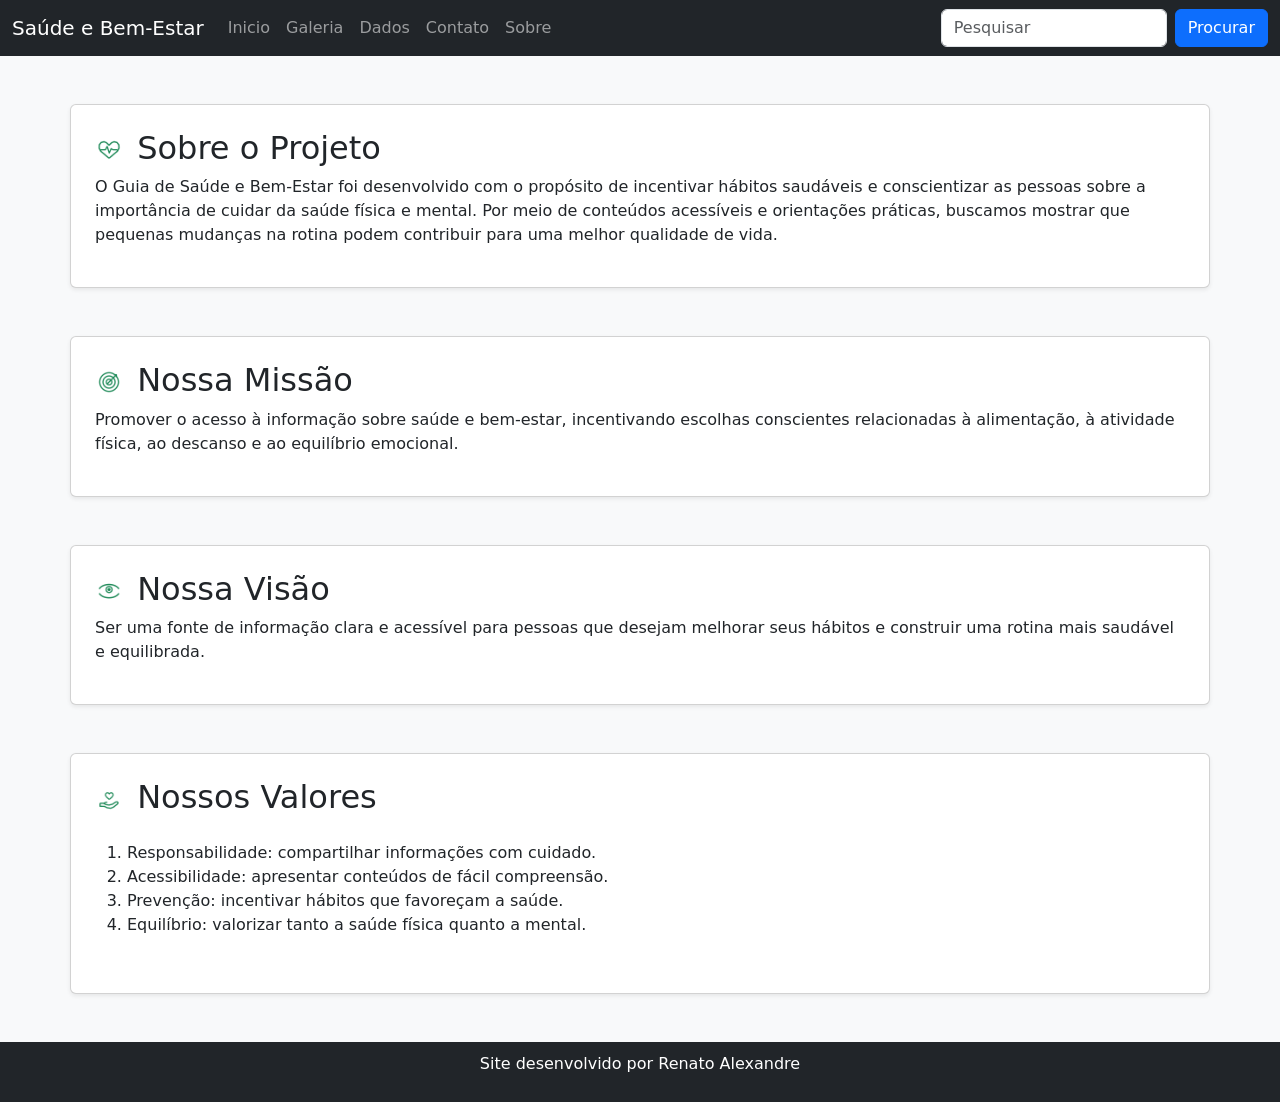
<file: sobre.html>
<!DOCTYPE html>
<html lang="pt-br">
<head>
    <meta charset="UTF-8">
    <meta name="viewport" content="width=device-width, initial-scale=1.0">
    <title>Sobre</title>
    <link href="https://cdn.jsdelivr.net/npm/bootstrap@5.0.2/dist/css/bootstrap.min.css" rel="stylesheet" integrity="sha384-EVSTQN3/azprG1Anm3QDgpJLIm9Nao0Yz1ztcQTwFspd3yD65VohhpuuCOmLASjC" crossorigin="anonymous">
    <link rel="stylesheet" href="css/style.css">
</head>
<body>
<header>
    <nav class="navbar navbar-expand-lg navbar-dark bg-dark">
      <div class="container-fluid">
        <a class="navbar-brand" href="index.html">Saúde e Bem-Estar</a>
        <button class="navbar-toggler" type="button" data-bs-toggle="collapse" data-bs-target="#navbarSupportedContent" aria-controls="navbarSupportedContent" aria-expanded="false" aria-label="Toggle navigation">
          <span class="navbar-toggler-icon"></span>
        </button>
        <div class="collapse navbar-collapse" id="navbarSupportedContent">
          <ul class="navbar-nav me-auto mb-2 mb-lg-0">
            <li class="nav-item">
              <a class="nav-link" aria-current="page" href="index.html">Inicio</a>
            </li>
            <li class="nav-item">
              <a class="nav-link" href="galeria.html">Galeria</a>
            </li>
            <li class="nav-item">
              <a class="nav-link" href="dados.html">Dados</a>
            </li>
            <li class="nav-item">
              <a class="nav-link" href="contato.html">Contato</a>
            </li>
            <li class="nav-item">
              <a class="nav-link" href="sobre.html">Sobre</a>
            </li>
          </ul>
          <form class="d-flex ms-auto">
            <input class="form-control me-2" type="Search" placeholder="Pesquisar" aria-label="Search">
            <button class="btn btn-primary" type="submit">Procurar</button>
          </form>
        </div>
      </div>
    </nav>
</header>  

<div class="container py-5">
  <div class="row mb-5">
    <div class="col-12 card p-4 shadow-sm h-100">
      <h2>
        <img src="img/logo-saude.png" alt="Ícone" width="28" class="me-1">
        Sobre o Projeto</h2>
      <p>O Guia de Saúde e Bem-Estar foi desenvolvido com o propósito de incentivar hábitos saudáveis e conscientizar as pessoas sobre a importância de cuidar da saúde física e mental. Por meio de conteúdos acessíveis e orientações práticas, buscamos mostrar que pequenas mudanças na rotina podem contribuir para uma melhor qualidade de vida.</p>
    </div>
  </div>
  <div class="row mb-5">
    <div class="col-12 card p-4 shadow-sm h-100">
      <h2>
        <img src="img/logo-missao.png" alt="Ícone" width="28" class="me-1">
        Nossa Missão</h2>
      <p>Promover o acesso à informação sobre saúde e bem-estar, incentivando escolhas conscientes relacionadas à alimentação, à atividade física, ao descanso e ao equilíbrio emocional.</p>
    </div>
  </div>
  <div class="row mb-5">
    <div class="col-12 card p-4 shadow-sm h-100">
      <h2>
        <img src="img/logo-visao.png" alt="Ícone" width="28" class="me-1">
        Nossa Visão</h2>
      <p>Ser uma fonte de informação clara e acessível para pessoas que desejam melhorar seus hábitos e construir uma rotina mais saudável e equilibrada.</p>
    </div>
  </div>
  <div class="row">
    <div class="col-12 card p-4 shadow-sm h-100">
      <h2>
        <img src="img/logo-valores.png" alt="Ícone" width="28" class="me-1">
        Nossos Valores</h2>
      <p>
        <ol>
          <li>Responsabilidade: compartilhar informações com cuidado.</li>
          <li>Acessibilidade: apresentar conteúdos de fácil compreensão.</li>
          <li>Prevenção: incentivar hábitos que favoreçam a saúde.</li>
          <li>Equilíbrio: valorizar tanto a saúde física quanto a mental.</li>
        </ol>
      </p>
    </div>
  </div>
</div>

<footer>
    <p>Site desenvolvido por Renato Alexandre</p>
</footer>

    <script src="https://cdn.jsdelivr.net/npm/bootstrap@5.0.2/dist/js/bootstrap.bundle.min.js" integrity="sha384-MrcW6ZMFYlzcLA8Nl+NtUVF0sA7MsXsP1UyJoMp4YLEuNSfAP+JcXn/tWtIaxVXM" crossorigin="anonymous"></script>
</body>
</html>
</file>
<file: css/style.css>
@charset "UTF-8";

body {
    background-color: #F8F9FA;
}

.nav-link:hover {
    text-decoration: underline;
    text-underline-offset: 6px;
    text-decoration-thickness: 2px;
}

.carousel-item img {
    height: 90vh;
    object-fit: center top;
    position: center center;
}

.card-arredondado {
    border-radius: 18px;
    overflow: hidden;
}

.row.mb-4 {
  margin-bottom: 30px !important; 
}

footer {
    text-align: center;
    color: white;
    background-color: #212529;
    padding: 10px;
}
</file>
